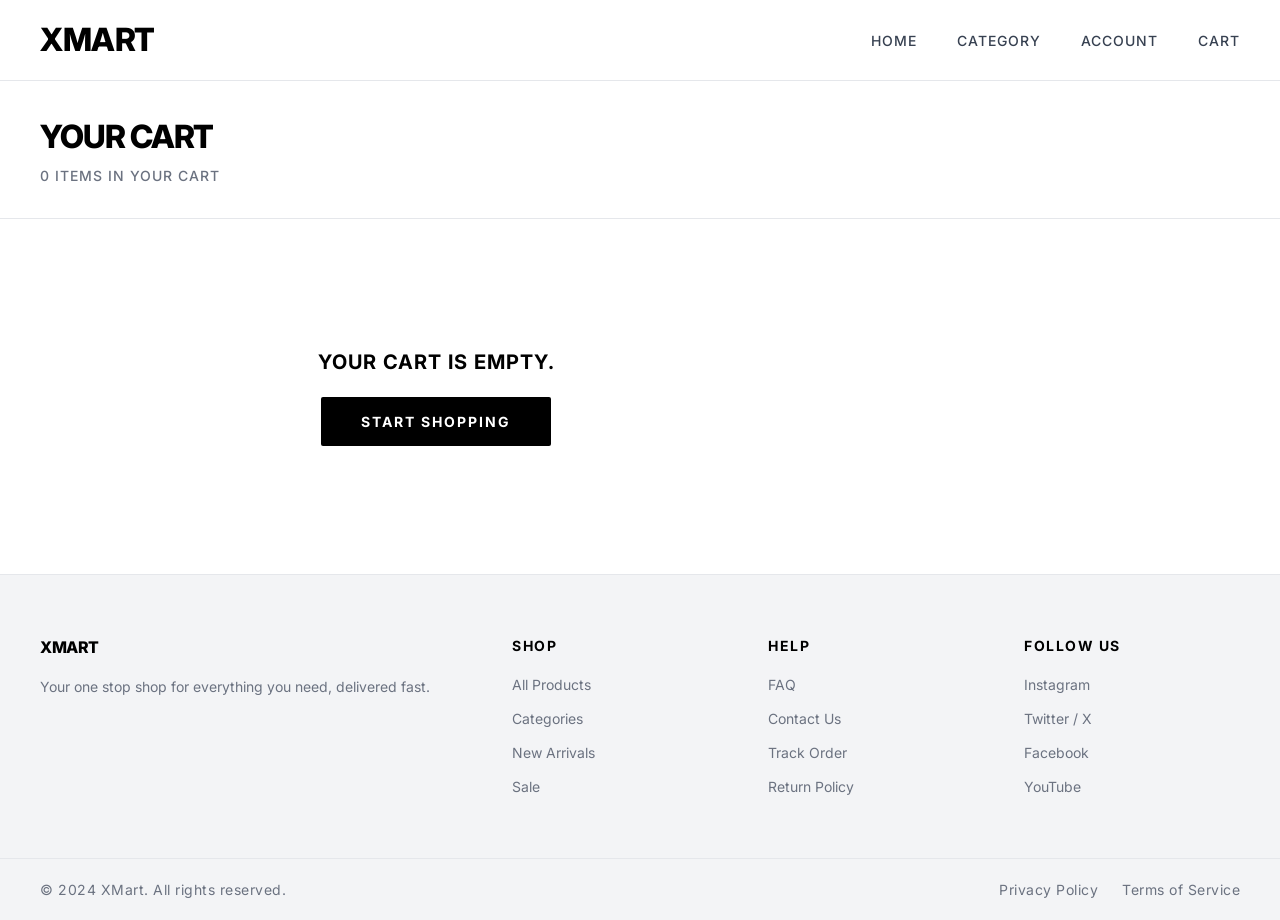
<file: client/pages/cart.html>
<!DOCTYPE html>
<html lang="en">

<head>
    <meta charset="UTF-8">
    <meta name="viewport" content="width=device-width, initial-scale=1.0">
    <title>Cart — XMart</title>
    <link rel="stylesheet" href="../css/global.css">
    <link rel="stylesheet" href="../css/style.css">
    <link rel="stylesheet" href="../css/cart.css">
</head>

<body>
    <div class="page-wrapper">

        <header>
            <nav>
                <h1>XMart</h1>
                <ul>
                    <li><a href="./index.html">Home</a></li>
                    <li><a href="./products.html">Category</a></li>
                    <li><a href="./account.html">Account</a></li>
                    <li><a href="./cart.html">Cart</a></li>
                </ul>
            </nav>
        </header>

        <main>

            <!-- Page Header -->
            <div class="page-header">
                <div class="container">
                    <h1>Your Cart</h1>
                    <p>3 items in your cart</p>
                </div>
            </div>

            <section class="cart-section">
                <div class="container">
                    <div class="cart-layout">

                        <!-- LEFT — Cart Items -->
                        <div class="cart-items">

                            <!-- Cart Table Header -->
                            <div class="cart-table-header">
                                <span>Product</span>
                                <span>Price</span>
                                <span>Quantity</span>
                                <span>Total</span>
                                <span></span>
                            </div>
                            <!-- Cart Actions -->
                            <div class="cart-actions">
                                <a href="./products.html" class="btn-continue">← Continue Shopping</a>
                                <button class="btn-clear">Clear Cart</button>
                            </div>

                        </div>

                        <!-- RIGHT — Order Summary -->
                        <div class="order-summary">
                            <h2>Order Summary</h2>

                            <div class="summary-rows">
                                <div class="summary-row">
                                    <span>Subtotal (0 items)</span>
                                    <span>₹0</span>
                                </div>
                                <div class="summary-row">
                                    <span>Delivery</span>
                                    <span class="free-delivery">Free</span>
                                </div>
                                <div class="summary-row">
                                    <span>Discount</span>
                                    <span class="discount-amount">− ₹0</span>
                                </div>
                            </div>

                            <!-- Coupon -->
                            <div class="coupon-wrap">
                                <input type="text" placeholder="Enter coupon code" />
                                <button class="btn-coupon">Apply</button>
                            </div>

                            <div class="summary-total">
                                <span>Total</span>
                                <span>₹0</span>
                            </div>

                            <button class="btn-checkout">
                                Proceed to Checkout
                            </button>

                            <div class="secure-badge">
                                <span>🔒</span>
                                <p>Secure checkout — SSL encrypted</p>
                            </div>

                        </div>

                    </div>
                </div>
            </section>

        </main>

        <footer>
            <div class="footer-container">
                <div class="footer-col">
                    <h2>XMart</h2>
                    <p>Your one stop shop for everything you need, delivered fast.</p>
                </div>
                <div class="footer-col">
                    <h4>Shop</h4>
                    <ul>
                        <li><a href="#">All Products</a></li>
                        <li><a href="#">Categories</a></li>
                        <li><a href="#">New Arrivals</a></li>
                        <li><a href="#">Sale</a></li>
                    </ul>
                </div>
                <div class="footer-col">
                    <h4>Help</h4>
                    <ul>
                        <li><a href="#">FAQ</a></li>
                        <li><a href="#">Contact Us</a></li>
                        <li><a href="#">Track Order</a></li>
                        <li><a href="#">Return Policy</a></li>
                    </ul>
                </div>
                <div class="footer-col">
                    <h4>Follow Us</h4>
                    <ul>
                        <li><a href="#">Instagram</a></li>
                        <li><a href="#">Twitter / X</a></li>
                        <li><a href="#">Facebook</a></li>
                        <li><a href="#">YouTube</a></li>
                    </ul>
                </div>
            </div>
            <div class="footer-bottom">
                <p>© 2024 XMart. All rights reserved.</p>
                <div class="footer-bottom-links">
                    <a href="#">Privacy Policy</a>
                    <a href="#">Terms of Service</a>
                </div>
            </div>
        </footer>

    </div>
    <script src="../js/main.js"></script>
    <script src="../js/cart.js"></script>
</body>

</html>
</file>
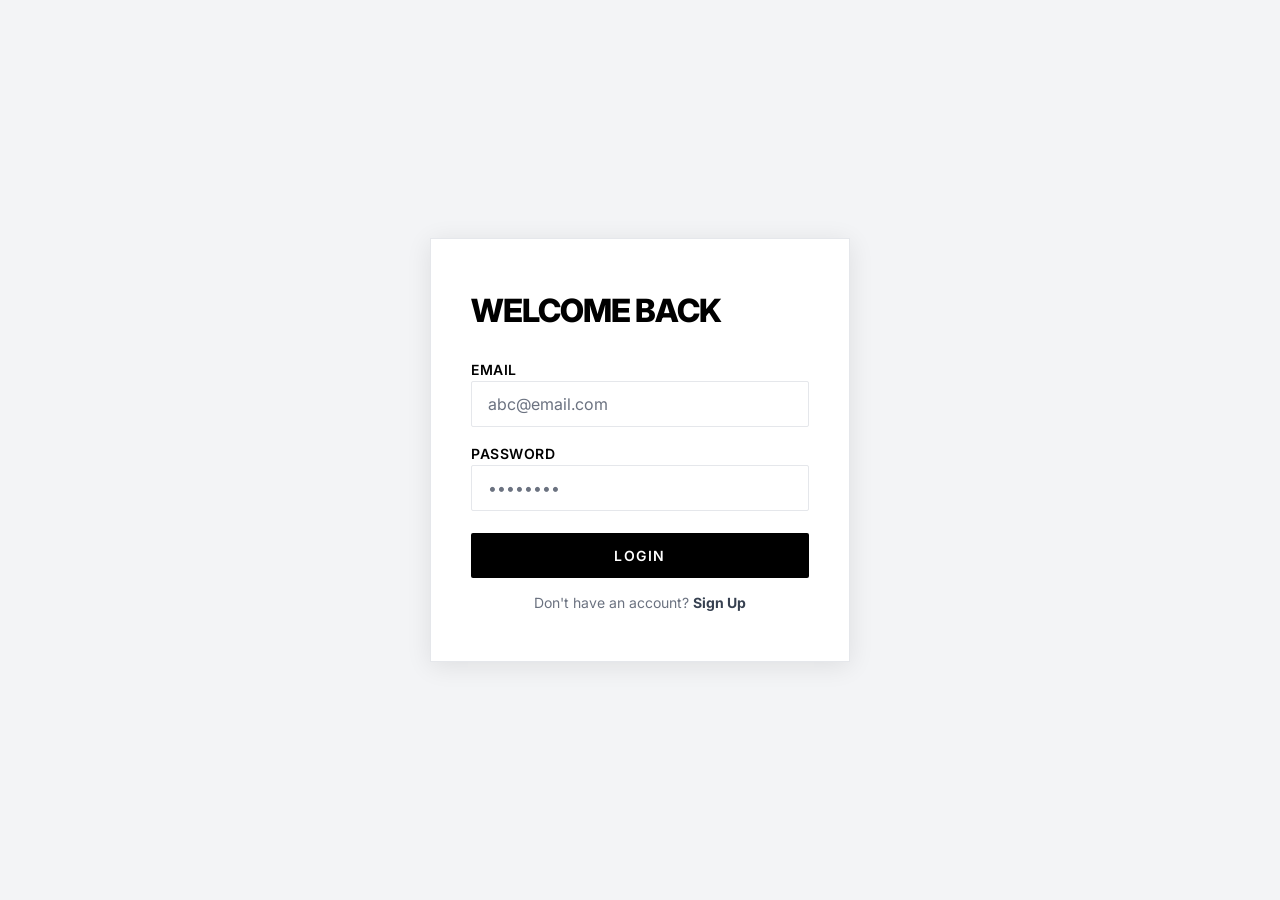
<file: client/pages/login.html>
<!DOCTYPE html>
<html lang="en">

<head>
    <meta charset="UTF-8">
    <meta name="viewport" content="width=device-width, initial-scale=1.0">
    <title>Login — XMart</title>
    <link rel="stylesheet" href="../css/global.css">
    <link rel="stylesheet" href="../css/style.css">
    <link rel="stylesheet" href="../css/login.css">
</head>

<body>
    <form class="login-box">
        <h1>Welcome Back</h1>

        <div class="input-group">
            <label for="email">Email</label>
            <input type="email" id="email" name="email" placeholder="abc@email.com" />
        </div>

        <div class="input-group">
            <label for="password">Password</label>
            <input type="password" id="password" name="password" placeholder="••••••••" />
        </div>

        <button type="submit">Login</button>
        <p>Don't have an account? <a href="./signup.html">Sign Up</a></p>
    </form>
    <script src="../js/login.js"></script>
</body>

</html>
</file>
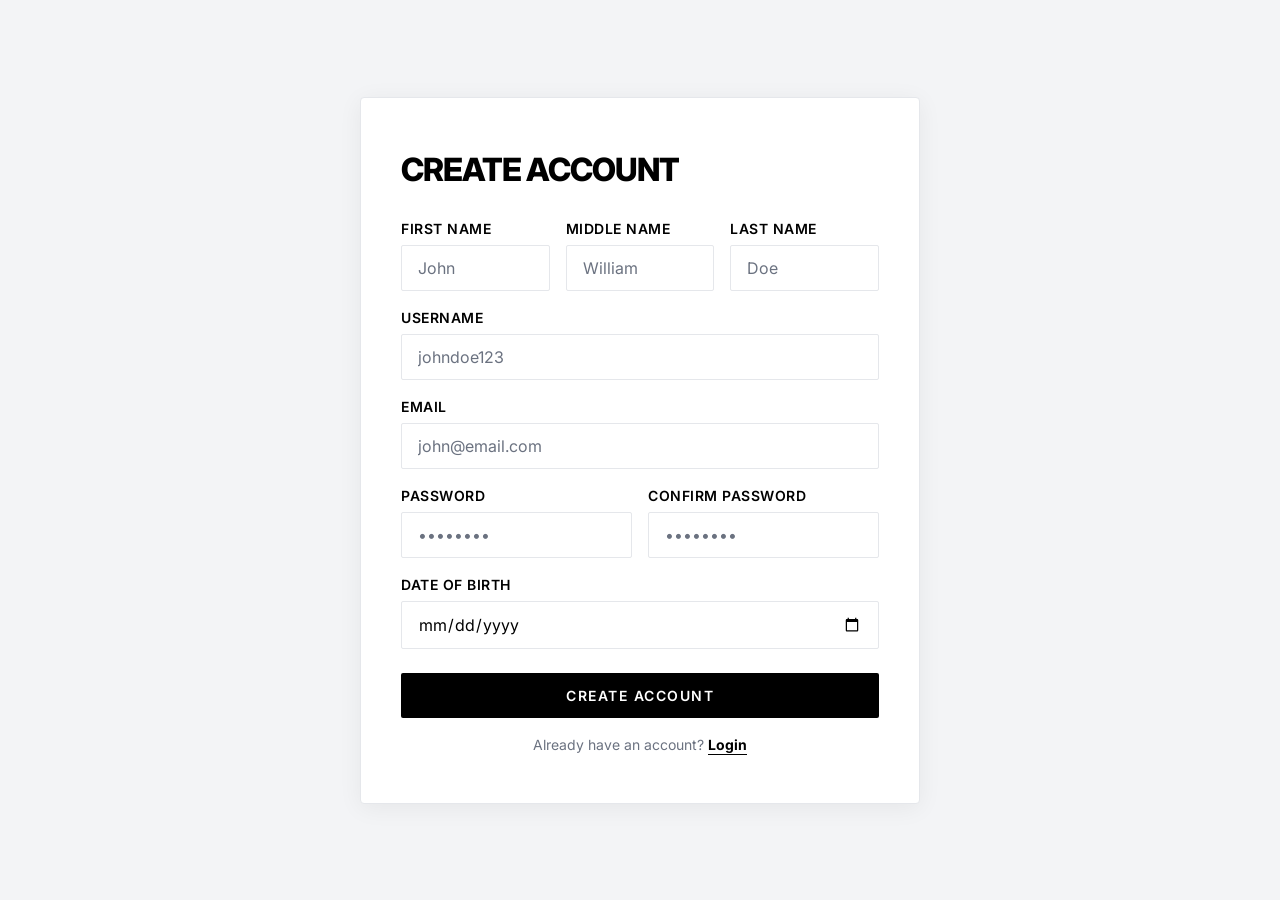
<file: client/pages/signup.html>
<!DOCTYPE html>
<html lang="en">

<head>
    <meta charset="UTF-8">
    <meta name="viewport" content="width=device-width, initial-scale=1.0">
    <title>Sign Up — XMart</title>
    <link rel="stylesheet" href="../css/global.css">
    <link rel="stylesheet" href="../css/style.css">
    <link rel="stylesheet" href="../css/signup.css">
</head>

<body>
    <form class="signup-box" id="signupForm">
        <h1>Create Account</h1>

        <div class="form-row">
            <div class="form-group">
                <label for="fname">First Name</label>
                <input type="text" id="fname" name="fname" placeholder="John"  />
            </div>
            <div class="form-group">
                <label for="mname">Middle Name</label>
                <input type="text" id="mname" name="mname" placeholder="William" />
            </div>
            <div class="form-group">
                <label for="lname">Last Name</label>
                <input type="text" id="lname" name="lname" placeholder="Doe" />
            </div>
        </div>

        <div class="form-group">
            <label for="username">Username</label>
            <input type="text" id="username" name="username" placeholder="johndoe123" />
        </div>

        <div class="form-group">
            <label for="email">Email</label>
            <input type="email" id="email" name="email" placeholder="john@email.com"  />
        </div>

        <div class="form-row">
            <div class="form-group">
                <label for="password">Password</label>
                <input type="password" id="password" name="password" placeholder="••••••••"  />
            </div>
            <div class="form-group">
                <label for="confirmpassword">Confirm Password</label>
                <input type="password" id="confirmpassword" name="confirmpassword" placeholder="••••••••"  />
            </div>
        </div>

        <div class="form-group">
            <label for="dob">Date of Birth</label>
            <input type="date" id="dob" name="dob" />
        </div>

        <button type="submit">Create Account</button>

        <p>Already have an account? <a href="./login.html">Login</a></p>
    </form>

    <script src="../js/signup.js"></script>
</body>

</html>
</file>
<file: client/css/global.css>
@import url('https://fonts.googleapis.com/css2?family=Inter:wght@400;500;600;700&display=swap');

:root {
    /* Colors */
    --black: #000000;
    --white: #ffffff;
    --green: #16a34a;
    --red: #dc2626;
    --gray-light: #f3f4f6;
    --gray-mid: #e5e7eb;
    --gray-dark: #374151;
    --text-muted: #6b7280;

    /* Shared utilities */
    --transition: all 0.3s cubic-bezier(0.4, 0, 0.2, 1);
    --container-max: 1280px;

    /* Typography */
    --font-main: 'Inter', sans-serif;
    --font-size-small: 14px;
    --font-size-base: 16px;
    --font-size-large: 20px;
    --font-size-heading: 32px;
}

* {
    margin: 0;
    padding: 0;
    box-sizing: border-box;
}

body {
    font-family: var(--font-main);
    color: var(--text-color);      /* ← use semantic name */
    background: var(--white);
    font-size: var(--font-size-base);
    line-height: 1.5;
    overflow-x: hidden;
}
</file>
<file: client/css/style.css>
/* ================================
   HEADER
================================ */
header {
    position: fixed;      /* always sticks, no exceptions */
    top: 0;
    left: 0;
    width: 100%;
    z-index: 100;
    background-color: var(--white);
    border-bottom: 1px solid var(--gray-mid);
}

/* ================================
   NAVBAR
================================ */
nav {
    display: flex;
    justify-content: space-between;
    align-items: center;
    padding: 16px 40px;
    max-width: var(--container-max);
    margin: 0 auto;
}

nav h1 {
    color: var(--black);
    font-size: var(--font-size-heading);
    font-weight: 800;
    letter-spacing: -0.5px;
    cursor: pointer;
    text-transform: uppercase;
}

nav ul {
    list-style: none;
    display: flex;
    gap: 40px;
}

nav ul li a {
    color: var(--gray-dark);
    text-decoration: none;
    font-weight: 500;
    font-size: var(--font-size-small);
    letter-spacing: 1px;
    text-transform: uppercase;
    transition: var(--transition);
}

nav ul li a:hover {
    color: var(--black);
}

/* ================================
   PAGE WRAPPER
================================ */
.page-wrapper {
    min-height: 100vh;
    display: flex;
    flex-direction: column;
}

/* ================================
   MAIN
================================ */
main {
    flex: 1;
    padding-top: 73px
}

/* ================================
   PRODUCT CARD (shared)
================================ */
.product-card {
    position:relative;
    background-color: var(--white);
    border: 1px solid var(--gray-mid);
    border-radius: 4px;
    overflow: hidden;
    display: flex;
    flex-direction: column;
    transition: var(--transition);
    cursor: pointer;
}

.product-card:hover {
    transform: translateY(-4px);
    box-shadow: 0 8px 32px rgba(0, 0, 0, 0.08);
    border-color: var(--gray-dark);
}

.product-card img {
    width: 100%;
    height: 200px;
    object-fit: cover;
    background-color: var(--gray-light);
    border-bottom: 1px solid var(--gray-mid);
}

.product-info {
    padding: 16px;
    display: flex;
    flex-direction: column;
    gap: 6px;
    flex: 1;
    text-align: left;
}

.product-info h3 {
    color: var(--black);
    font-size: var(--font-size-small);
    font-weight: 600;
    letter-spacing: 0.3px;
    text-transform: uppercase;
}

.product-price {
    color: var(--black);
    font-size: var(--font-size-base);
    font-weight: 700;
}

.add-to-cart {
    margin-top: auto;
    padding: 10px;
    background-color: var(--black);
    color: var(--white);
    border: none;
    border-radius: 2px;
    font-size: var(--font-size-small);
    font-weight: 600;
    letter-spacing: 1px;
    text-transform: uppercase;
    cursor: pointer;
    transition: var(--transition);
    width: 100%;
}

.add-to-cart:hover {
    background-color: var(--gray-dark);
}
.original-price {
    font-size: var(--font-size-small);
    color: var(--text-muted);
    text-decoration: line-through;
    font-weight: 500;
}

.product-badge {
    font-size: 11px;
    font-weight: 700;
    letter-spacing: 1px;
    color: var(--green);
    text-transform: uppercase;
}

.product-pricing {
    display: flex;
    align-items: center;
    gap: 8px;
    flex-wrap: wrap;
}
/* ================================
   LOAD MORE BUTTON (shared)
================================ */
.btn-load-more {
    padding: 14px 48px;
    background-color: transparent;
    border: 1px solid var(--black);
    border-radius: 2px;
    color: var(--black);
    font-size: var(--font-size-small);
    font-weight: 600;
    letter-spacing: 2px;
    text-transform: uppercase;
    cursor: pointer;
    transition: var(--transition);
}

.btn-load-more:hover:not(:disabled) {
    background-color: var(--black);
    color: var(--white);
}

.btn-load-more:disabled {
    opacity: 0.3;
    cursor: not-allowed;
}
/* ================================
   PRODUCT RATING
================================ */
.product-rating {
    display: flex;
    align-items: center;
    gap: 6px;
}

.stars {
    font-size: 12px;
    letter-spacing: 1px;
}

.review-count {
    font-size: var(--font-size-small);
    color: var(--text-muted);
    font-weight: 500;
}
/* ================================
   FOOTER
================================ */
footer {
    background-color: var(--gray-light);
    color: var(--gray-dark);
    border-top: 1px solid var(--gray-mid);
}

.footer-container {
    display: grid;
    grid-template-columns: 2fr 1fr 1fr 1fr;
    gap: 40px;
    max-width: var(--container-max);
    margin: 0 auto;
    padding: 60px 40px;
}

.footer-col h2 {
    color: var(--black);
    font-size: var(--font-size-base);
    font-weight: 800;
    letter-spacing: -0.5px;
    text-transform: uppercase;
    margin-bottom: 16px;
}

.footer-col h4 {
    color: var(--black);
    font-size: var(--font-size-small);
    font-weight: 700;
    margin-bottom: 16px;
    text-transform: uppercase;
    letter-spacing: 1.5px;
}

.footer-col p {
    font-size: var(--font-size-small);
    color: var(--text-muted);
    line-height: 1.7;
}

.footer-col ul {
    list-style: none;
    display: flex;
    flex-direction: column;
    gap: 10px;
}

.footer-col ul li a {
    text-decoration: none;
    color: var(--text-muted);
    font-size: var(--font-size-small);
    transition: var(--transition);
}

.footer-col ul li a:hover {
    color: var(--black);
}

.footer-bottom {
    font-size: var(--font-size-small);
    display: flex;
    justify-content: space-between;
    align-items: center;
    max-width: var(--container-max);
    margin: 0 auto;
    padding: 20px 40px;
    color: var(--text-muted);
    border-top: 1px solid var(--gray-mid);
    letter-spacing: 0.5px;
}

.footer-bottom-links {
    display: flex;
    gap: 24px;
}

.footer-bottom-links a {
    text-decoration: none;
    transition: var(--transition);
    color: var(--text-muted);
}

.footer-bottom-links a:hover {
    color: var(--black);
}



/* ================================
   HIDE NUMBER INPUT SPINNER
================================ */

/* Chrome, Safari, Edge */
input[type="number"]::-webkit-inner-spin-button,
input[type="number"]::-webkit-outer-spin-button {
    -webkit-appearance: none;
    margin: 0;
}

/* Firefox */
input[type="number"] {
    -moz-appearance: textfield;
}

/* ================================
   CART TOAST
================================ */
.cart-toast {
    position: fixed;
    bottom: 32px;
    right: 32px;
    background-color: var(--black);
    color: var(--white);
    padding: 14px 24px;
    border-radius: 4px;
    font-size: var(--font-size-small);
    font-weight: 600;
    letter-spacing: 0.5px;
    z-index: 9999;
    animation: slideIn 0.3s ease;
}

@keyframes slideIn {
    from {
        opacity: 0;
        transform: translateY(20px);
        /* starts below and invisible */
    }
    to {
        opacity: 1;
        transform: translateY(0);
        /* slides up to final position */
    }
}
</file>
<file: client/css/cart.css>
/* ================================
   CONTAINER
================================ */
.container {
    max-width: var(--container-max);
    margin: 0 auto;
    padding: 0 40px;
}

/* ================================
   PAGE HEADER
================================ */
.page-header {
    padding: 40px 0 32px;
    border-bottom: 1px solid var(--gray-mid);
}

.page-header h1 {
    font-size: var(--font-size-heading);
    font-weight: 800;
    letter-spacing: -1px;
    text-transform: uppercase;
    color: var(--black);
    margin-bottom: 4px;
}

.page-header p {
    font-size: var(--font-size-small);
    color: var(--text-muted);
    letter-spacing: 1px;
    text-transform: uppercase;
    font-weight: 500;
}

/* ================================
   CART LAYOUT
================================ */
.cart-section {
    padding: 48px 0;
}

.cart-layout {
    display: grid;
    grid-template-columns: 1fr 360px;
    gap: 48px;
    align-items: start;
}

/* ================================
   CART TABLE HEADER
================================ */
.cart-table-header {
    display: grid;
    grid-template-columns: 2fr 1fr 1fr 1fr 40px;
    padding: 0 0 12px 0;
    border-bottom: 2px solid var(--black);
    margin-bottom: 8px;
}

.cart-table-header span {
    font-size: var(--font-size-small);
    font-weight: 700;
    letter-spacing: 2px;
    text-transform: uppercase;
    color: var(--black);
}

/* ================================
   CART ITEM
================================ */
.cart-item {
    display: grid;
    grid-template-columns: 2fr 1fr 1fr 1fr 40px;
    align-items: center;
    padding: 24px 0;
    border-bottom: 1px solid var(--gray-mid);
    gap: 16px;
}

.cart-item-product {
    display: flex;
    align-items: center;
    gap: 16px;
}

.cart-item-product img {
    width: 90px;
    height: 90px;
    object-fit: cover;
    border: 1px solid var(--gray-mid);
    border-radius: 4px;
    background-color: var(--gray-light);
    flex-shrink: 0;
}

.cart-item-info {
    display: flex;
    flex-direction: column;
    gap: 4px;
}

.cart-item-info h3 {
    font-size: var(--font-size-base);
    font-weight: 700;
    color: var(--black);
    text-transform: uppercase;
    letter-spacing: 0.3px;
}

.cart-item-meta {
    font-size: var(--font-size-small);
    color: var(--text-muted);
    font-weight: 500;
}

.cart-item-link {
    font-size: var(--font-size-small);
    color: var(--black);
    font-weight: 600;
    text-decoration: none;
    border-bottom: 1px solid var(--black);
    padding-bottom: 1px;
    width: fit-content;
    transition: var(--transition);
}

.cart-item-link:hover {
    color: var(--gray-dark);
    border-bottom-color: var(--gray-dark);
}

.cart-item-price {
    font-size: var(--font-size-base);
    font-weight: 600;
    color: var(--gray-dark);
}

.cart-item-total {
    font-size: var(--font-size-base);
    font-weight: 700;
    color: var(--black);
}

/* ================================
   QUANTITY CONTROL
================================ */
.quantity-control {
    display: flex;
    align-items: center;
    border: 1.5px solid var(--gray-mid);
    border-radius: 2px;
    overflow: hidden;
    width: fit-content;
}

.qty-btn {
    width: 36px;
    height: 36px;
    background-color: var(--gray-light);
    color: var(--black);
    border: none;
    font-size: var(--font-size-large);
    cursor: pointer;
    transition: var(--transition);
    display: flex;
    align-items: center;
    justify-content: center;
    font-weight: 400;
    padding: 0;
    letter-spacing: 0;
}

.qty-btn:hover {
    background-color: var(--black);
    color: var(--white);
}

.quantity-control input {
    width: 48px;
    height: 36px;
    border: none;
    border-left: 1.5px solid var(--gray-mid);
    border-right: 1.5px solid var(--gray-mid);
    text-align: center;
    font-size: var(--font-size-small);
    font-weight: 700;
    font-family: var(--font-main);
    color: var(--black);
    background-color: var(--white);
    outline: none;
    border-radius: 0;
    padding: 0;
}

/* ================================
   REMOVE BUTTON
================================ */
.btn-remove {
    width: 32px;
    height: 32px;
    background-color: transparent;
    color: var(--text-muted);
    border: 1px solid var(--gray-mid);
    border-radius: 2px;
    font-size: var(--font-size-small);
    cursor: pointer;
    transition: var(--transition);
    display: flex;
    align-items: center;
    justify-content: center;
    padding: 0;
    letter-spacing: 0;
    text-transform: none;
    font-weight: 400;
}

.btn-remove:hover {
    background-color: var(--black);
    color: var(--white);
    border-color: var(--black);
}

/* ================================
   CART ACTIONS
================================ */
.cart-actions {
    display: flex;
    justify-content: space-between;
    align-items: center;
    padding-top: 24px;
}

.btn-continue {
    font-size: var(--font-size-small);
    font-weight: 600;
    letter-spacing: 1px;
    text-transform: uppercase;
    color: var(--black);
    text-decoration: none;
    border-bottom: 1px solid var(--black);
    padding-bottom: 2px;
    transition: var(--transition);
}

.btn-continue:hover {
    color: var(--gray-dark);
    border-bottom-color: var(--gray-dark);
}

.btn-clear {
    font-size: var(--font-size-small);
    font-weight: 600;
    letter-spacing: 1px;
    text-transform: uppercase;
    color: var(--text-muted);
    background: transparent;
    border: none;
    cursor: pointer;
    padding: 0;
    transition: var(--transition);
}

.btn-clear:hover {
    color: var(--black);
}

/* ================================
   ORDER SUMMARY
================================ */
.order-summary {
    background-color: var(--gray-light);
    border: 1px solid var(--gray-mid);
    border-radius: 4px;
    padding: 32px;
    position: sticky;
    top: 80px;
    display: flex;
    flex-direction: column;
    gap: 20px;
}

.order-summary h2 {
    font-size: var(--font-size-small);
    font-weight: 700;
    letter-spacing: 3px;
    text-transform: uppercase;
    color: var(--black);
    padding-bottom: 16px;
    border-bottom: 1px solid var(--gray-mid);
}

/* ================================
   SUMMARY ROWS
================================ */
.summary-rows {
    display: flex;
    flex-direction: column;
    gap: 12px;
}

.summary-row {
    display: flex;
    justify-content: space-between;
    align-items: center;
    font-size: var(--font-size-small);
}

.summary-row span:first-child {
    color: var(--text-muted);
    font-weight: 500;
}

.summary-row span:last-child {
    color: var(--black);
    font-weight: 600;
}

.free-delivery {
    color: #16a34a !important;
    font-weight: 700 !important;
}

.discount-amount {
    color: #16a34a !important;
    font-weight: 700 !important;
}

/* ================================
   COUPON
================================ */
.coupon-wrap {
    display: flex;
    gap: 0;
    border: 1.5px solid var(--gray-mid);
    border-radius: 2px;
    overflow: hidden;
}

.coupon-wrap input {
    flex: 1;
    padding: 10px 14px;
    border: none;
    font-size: var(--font-size-small);
    font-family: var(--font-main);
    color: var(--black);
    background-color: var(--white);
    outline: none;
    border-radius: 0;
    width: auto;
}

.coupon-wrap input::placeholder {
    color: var(--text-muted);
}

.btn-coupon {
    padding: 10px 16px;
    background-color: var(--black);
    color: var(--white);
    border: none;
    font-size: var(--font-size-small);
    font-weight: 700;
    letter-spacing: 1px;
    text-transform: uppercase;
    font-family: var(--font-main);
    cursor: pointer;
    transition: var(--transition);
    border-radius: 0;
    width: auto;
}

.btn-coupon:hover {
    background-color: var(--gray-dark);
}

/* ================================
   SUMMARY TOTAL
================================ */
.summary-total {
    display: flex;
    justify-content: space-between;
    align-items: center;
    padding-top: 16px;
    border-top: 2px solid var(--black);
}

.summary-total span:first-child {
    font-size: var(--font-size-base);
    font-weight: 700;
    letter-spacing: 1px;
    text-transform: uppercase;
    color: var(--black);
}

.summary-total span:last-child {
    font-size: var(--font-size-large);
    font-weight: 800;
    color: var(--black);
    letter-spacing: -0.5px;
}

/* ================================
   CHECKOUT BUTTON
================================ */
.btn-checkout {
    width: 100%;
    padding: 16px;
    background-color: var(--black);
    color: var(--white);
    border: none;
    border-radius: 2px;
    font-size: var(--font-size-small);
    font-weight: 700;
    letter-spacing: 2px;
    text-transform: uppercase;
    font-family: var(--font-main);
    cursor: pointer;
    transition: var(--transition);
}

.btn-checkout:hover {
    background-color: var(--gray-dark);
}

/* ================================
   SECURE BADGE
================================ */
.secure-badge {
    display: flex;
    align-items: center;
    justify-content: center;
    gap: 8px;
}

.secure-badge p {
    font-size: var(--font-size-small);
    color: var(--text-muted);
    font-weight: 500;
}

/* ================================
   EMPTY CART
================================ */
.empty-cart {
    display: flex;
    flex-direction: column;
    align-items: center;
    justify-content: center;
    gap: 20px;
    padding: 80px 40px;
    text-align: center;
}

.empty-cart p {
    font-size: var(--font-size-large);
    font-weight: 700;
    color: var(--black);
    text-transform: uppercase;
    letter-spacing: 1px;
}

.btn-shop-now {
    padding: 14px 40px;
    background-color: var(--black);
    color: var(--white);
    text-decoration: none;
    font-size: var(--font-size-small);
    font-weight: 700;
    letter-spacing: 2px;
    text-transform: uppercase;
    border-radius: 2px;
    transition: var(--transition);
}

.btn-shop-now:hover {
    background-color: var(--gray-dark);
}
</file>
<file: client/css/login.css>
/* ================================
   LOGIN PAGE BODY
================================ */
body {
    display: flex;
    align-items: center;
    justify-content: center;
    padding: 20px;
    min-height: 100vh;
    background-color: var(--gray-light);
}

/* ================================
   LOGIN BOX
================================ */
.login-box {
    background-color: var(--white);
    padding: 48px 40px;
    border-radius: 4=6px;
    width: 100%;
    max-width: 420px;
    display: flex;
    flex-direction: column;
    gap: 14px;
    border: 1px solid var(--gray-mid);
    box-shadow: 0 4px 24px rgba(0, 0, 0, 0.09);
}

.login-box h1 {
    color: var(--black);
    font-size: var(--font-size-heading);
    font-weight: 800;
    letter-spacing: -1px;
    margin-bottom: 8px;
    text-transform: uppercase;
}

/* ================================
   LOGIN INPUTS
================================ */
.login-box input {
    padding: 12px 16px;
    border: 1.5px solid var(--gray-mid);
    border-radius: 2px;
    font-size: var(--font-size-base);
    font-family: var(--font-main);
    outline: none;
    width: 100%;
    color: var(--black);
    background-color: var(--white);
    transition: var(--transition);
}

.login-box input:focus {
    border-color: var(--black);
}

.login-box input::placeholder {
    color: var(--text-muted);
}

/* ================================
   LOGIN LABEL
================================ */
.login-box label {
    font-size: var(--font-size-small);
    font-weight: 600;
    color: var(--black);
    letter-spacing: 0.5px;
    text-transform: uppercase;
}

/* ================================
   LOGIN BUTTON
================================ */
.login-box button {
    padding: 14px 24px;
    background-color: var(--black);
    color: var(--white);
    border: none;
    border-radius: 2px;
    font-size: var(--font-size-small);
    font-weight: 600;
    letter-spacing: 1.5px;
    text-transform: uppercase;
    font-family: var(--font-main);
    cursor: pointer;
    transition: var(--transition);
    margin-top: 8px;
    width: 100%;
}

.login-box button:hover {
    background-color: var(--gray-dark);

}

/* ================================
   LOGIN LINK
================================ */
.login-box p {
    text-align: center;
    font-size: var(--font-size-small);
    color: var(--text-muted);
}

.login-box a {
    color: var(--gray-dark);
    text-decoration: none;
    font-weight: 700;
    padding-bottom: 1px;
    transition: var(--transition);
}

.login-box a:hover {
    color: var(--black);
    border-bottom-color: var(--gray-dark);
}
</file>
<file: client/css/signup.css>
/* ================================
   SIGNUP PAGE BODY
================================ */
body {
    display: flex;
    align-items: center;
    justify-content: center;
    padding: 40px 20px;
    min-height: 100vh;
    background-color: var(--gray-light);
}

/* ================================
   SIGNUP BOX
================================ */
.signup-box {
    background-color: var(--white);
    padding: 48px 40px;
    border-radius: 4px;
    width: 100%;
    max-width: 560px;
    display: flex;
    flex-direction: column;
    gap: 16px;
    border: 1px solid var(--gray-mid);
    box-shadow: 0 4px 24px rgba(0, 0, 0, 0.06);
}

.signup-box h1 {
    color: var(--black);
    font-size: var(--font-size-heading);
    font-weight: 800;
    letter-spacing: -1px;
    margin-bottom: 8px;
    text-transform: uppercase;
}

/* ================================
   FORM GROUP
================================ */
.form-group {
    display: flex;
    flex-direction: column;
    gap: 6px;
    flex: 1;
    /* flex:1 makes all siblings in form-row equal width */
}

/* ================================
   FORM ROW (side by side fields)
================================ */
.form-row {
    display: flex;
    gap: 16px;
    /* places form-groups side by side */
}

/* ================================
   INPUTS
================================ */
.signup-box input {
    padding: 12px 16px;
    border: 1.5px solid var(--gray-mid);
    border-radius: 2px;
    font-size: var(--font-size-base);
    font-family: var(--font-main);
    outline: none;
    width: 100%;
    color: var(--black);
    background-color: var(--white);
    transition: var(--transition);
}

.signup-box input:focus {
    border-color: var(--black);
}

.signup-box input::placeholder {
    color: var(--text-muted);
}

/* ================================
   LABEL
================================ */
.signup-box label {
    font-size: var(--font-size-small);
    font-weight: 600;
    color: var(--black);
    letter-spacing: 0.5px;
    text-transform: uppercase;
}

/* ================================
   BUTTON
================================ */
.signup-box button {
    padding: 14px 24px;
    background-color: var(--black);
    color: var(--white);
    border: none;
    border-radius: 2px;
    font-size: var(--font-size-small);
    font-weight: 600;
    letter-spacing: 1.5px;
    text-transform: uppercase;
    font-family: var(--font-main);
    cursor: pointer;
    transition: var(--transition);
    margin-top: 8px;
    width: 100%;
}

.signup-box button:hover {
    background-color: var(--gray-dark);
}

/* ================================
   SIGNUP LINK
================================ */
.signup-box p {
    text-align: center;
    font-size: var(--font-size-small);
    color: var(--text-muted);
}

.signup-box a {
    color: var(--black);
    text-decoration: none;
    font-weight: 700;
    border-bottom: 1px solid var(--black);
    padding-bottom: 1px;
    transition: var(--transition);
}

.signup-box a:hover {
    color: var(--gray-dark);
    border-bottom-color: var(--gray-dark);
}
</file>
